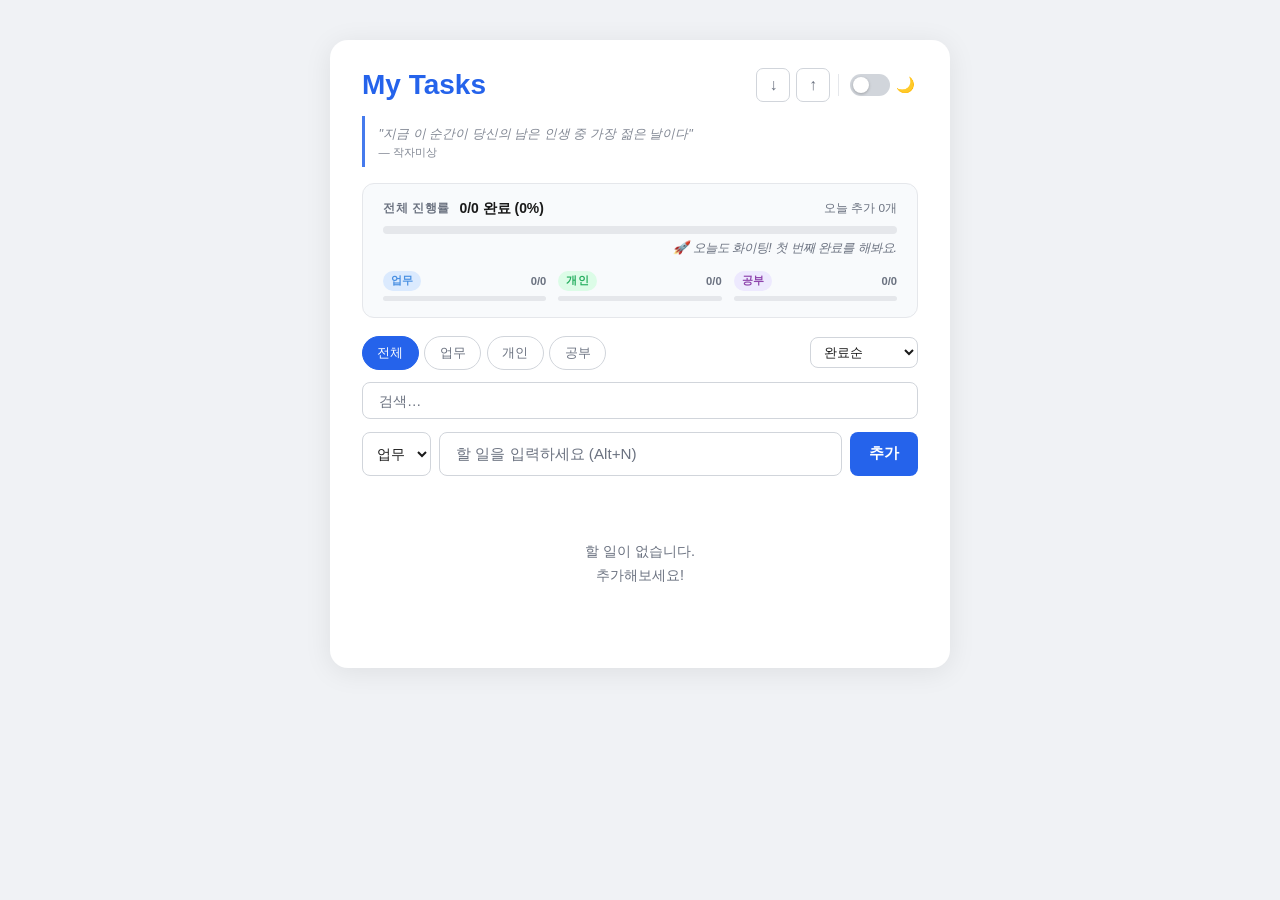
<file: index.html>
<!DOCTYPE html>
<html lang="ko">
<head>
  <meta charset="UTF-8" />
  <meta name="viewport" content="width=device-width, initial-scale=1.0" />
  <meta name="description" content="개인 할 일 관리 앱 — My Tasks" />
  <title>My Tasks</title>
  <link rel="stylesheet" href="style.css" />
</head>
<body>
  <div class="card" id="app">

    <!-- ── 헤더: 제목 / 남은 배지 / 도구 ── -->
    <div class="header-row">
      <div class="title-group">
        <h1 class="title">My Tasks</h1>
        <span id="remaining-badge" class="remaining-badge" aria-label="남은 할 일 수" hidden>0</span>
      </div>
      <div class="header-tools">
        <button id="export-btn" class="icon-btn" title="JSON으로 내보내기" aria-label="데이터 내보내기">↓</button>
        <button id="import-btn" class="icon-btn" title="JSON에서 가져오기" aria-label="데이터 가져오기">↑</button>
        <!-- 실제 파일 선택은 JS에서 import-btn 클릭 시 트리거 -->
        <input type="file" id="import-file" accept=".json" hidden aria-hidden="true" tabindex="-1" />
        <span class="v-divider" aria-hidden="true"></span>
        <button id="theme-btn" class="theme-btn" title="다크 모드 (Alt+D)" aria-label="테마 전환">
          <span class="toggle-track" aria-hidden="true"><span class="toggle-thumb"></span></span>
          <span id="theme-icon" class="theme-icon" aria-hidden="true">🌙</span>
        </button>
      </div>
    </div>

    <!-- ── 오늘의 격언 (JS에서 동적 삽입) ── -->
    <blockquote id="quote-bar" class="quote-bar" aria-label="오늘의 격언">
      <p id="quote-text" class="quote-text"></p>
      <footer id="quote-author" class="quote-author"></footer>
    </blockquote>

    <!-- ── 진행률 대시보드 ── -->
    <section id="dashboard" class="dashboard" aria-labelledby="dash-heading">
      <div class="dash-overview">
        <div class="dash-row">
          <span id="dash-heading" class="dash-label">전체 진행률</span>
          <span id="dash-summary" class="dash-summary">0/0 완료 (0%)</span>
          <span id="dash-today"   class="dash-today">오늘 추가 0개</span>
        </div>
        <div id="dash-bar-track" class="dash-bar-track"
             role="progressbar" aria-valuemin="0" aria-valuemax="100"
             aria-valuenow="0" aria-label="전체 완료율">
          <div id="dash-bar" class="dash-bar"></div>
        </div>
        <!-- 완료율에 따른 응원 메시지 -->
        <p id="encouragement" class="encouragement" aria-live="polite"></p>
      </div>
      <div id="dash-cats" class="dash-cats" aria-label="카테고리별 진행률"></div>
    </section>

    <!-- ── 필터(Alt+1~4) + 정렬 드롭다운 ── -->
    <div class="toolbar" role="toolbar" aria-label="필터 및 정렬">
      <div id="filter-bar" class="filter-bar" role="group" aria-label="카테고리 필터">
        <button class="filter-btn active" data-filter="전체" aria-pressed="true">전체</button>
        <button class="filter-btn" data-filter="업무"  aria-pressed="false">업무</button>
        <button class="filter-btn" data-filter="개인"  aria-pressed="false">개인</button>
        <button class="filter-btn" data-filter="공부"  aria-pressed="false">공부</button>
      </div>
      <label class="sort-label">
        <span class="sr-only">정렬 기준</span>
        <select id="sort-select" class="sort-select" aria-label="정렬 기준">
          <option value="status">완료순</option>
          <option value="newest">최신순</option>
          <option value="oldest">오래된순</option>
          <option value="category">카테고리순</option>
          <option value="manual">⠿ 수동 정렬</option>
        </select>
      </label>
    </div>

    <!-- ── 실시간 검색 ── -->
    <div class="search-row">
      <input id="search-input" class="search-input" type="search"
             placeholder="검색…" aria-label="할 일 검색" autocomplete="off" />
    </div>

    <!-- ── 새 할 일 입력 ── -->
    <div class="input-row">
      <div class="category-wrap">
        <select id="category-select" class="category-select" aria-label="카테고리 선택">
          <option value="업무">업무</option>
          <option value="개인">개인</option>
          <option value="공부">공부</option>
        </select>
        <!-- 키워드 자동 분류 시 표시되는 인디케이터 -->
        <span id="auto-cat-indicator" class="auto-cat-indicator" hidden aria-hidden="true">자동 분류</span>
      </div>
      <input id="todo-input" class="todo-input" type="text"
             placeholder="할 일을 입력하세요 (Alt+N)" maxlength="200"
             aria-label="새 할 일 내용" autocomplete="off" />
      <button id="add-btn" class="add-btn" aria-label="할 일 추가">추가</button>
    </div>

    <!-- ── 할 일 목록 ── -->
    <ul id="todo-list" class="todo-list" aria-label="할 일 목록"></ul>

    <!-- ── 하단: 완료 항목 일괄 삭제 ── -->
    <div id="list-footer" class="list-footer" hidden>
      <button id="clear-btn" class="clear-btn" aria-label="완료된 모든 항목 삭제">
        완료된 항목 모두 삭제
      </button>
    </div>

  </div><!-- /.card -->

  <!-- ── 범용 확인 모달 (버튼은 JS에서 동적 생성) ── -->
  <div id="confirm-modal" class="modal-overlay"
       role="dialog" aria-modal="true" aria-labelledby="modal-msg" hidden>
    <div class="modal">
      <p id="modal-msg" class="modal-msg"></p>
      <div id="modal-actions" class="modal-actions"></div>
    </div>
  </div>

  <!-- ── 토스트 (실행 피드백 + Undo 버튼 포함 가능) ── -->
  <div id="toast" class="toast" role="status" aria-live="polite" aria-atomic="true"></div>

  <!-- ── 스크린리더 전용 즉시 공지 ── -->
  <div id="sr-live" class="sr-only" role="alert" aria-live="assertive" aria-atomic="true"></div>

  <script src="script.js"></script>
</body>
</html>
</file>
<file: style.css>
/* ═══════════════════════════════════════════════════
   CSS 커스텀 프로퍼티 — 라이트 / 다크 모드 모든 색상
═══════════════════════════════════════════════════ */
:root {
  --bg:            #f0f2f5;
  --card-bg:       #ffffff;
  --text:          #1a1a1a;
  --text-muted:    #6b7280;
  --border:        #e5e7eb;
  --border-mid:    #d1d5db;
  --input-bg:      #ffffff;
  --dash-bg:       #f8fafc;
  --item-hover:    #f8fafc;
  --item-border:   #e5e7eb;
  --edit-bg:       #eff6ff;
  --edit-border:   #2563eb;
  --shadow:        rgba(0,0,0,.08);
  --accent:        #2563eb;
  --accent-hover:  #1d4ed8;
  --danger:        #ef4444;
  --warn:          #f59e0b;
}

body.dark {
  --bg:            #1A1A1A;
  --card-bg:       #2D2D2D;
  --text:          #E0E0E0;
  --text-muted:    #9ca3af;
  --border:        #404040;
  --border-mid:    #555555;
  --input-bg:      #3a3a3a;
  --dash-bg:       #252525;
  --item-hover:    #383838;
  --item-border:   #404040;
  --edit-bg:       #1a2e4a;
  --edit-border:   #60a5fa;
  --shadow:        rgba(0,0,0,.35);
  --accent:        #3b82f6;
  --accent-hover:  #2563eb;
  --danger:        #f87171;
  --warn:          #fbbf24;
}

/* ═══════════════════════════════════════════════════
   베이스
═══════════════════════════════════════════════════ */
/* hidden 속성이 display: flex/grid 등에 묻히지 않도록 강제 */
[hidden] { display: none !important; }

*, *::before, *::after { box-sizing: border-box; margin: 0; padding: 0; }

body {
  min-height: 100vh;
  display: flex;
  align-items: flex-start;
  justify-content: center;
  padding: 2.5rem 1rem 6rem;
  background-color: var(--bg);
  font-family: -apple-system, BlinkMacSystemFont, "Segoe UI", sans-serif;
  color: var(--text);
  transition: background-color 0.3s ease, color 0.3s ease;
}

/* ── 스크린리더 전용 ── */
.sr-only {
  position: absolute;
  width: 1px; height: 1px;
  padding: 0; margin: -1px;
  overflow: hidden;
  clip: rect(0,0,0,0);
  white-space: nowrap;
  border: 0;
}

/* ── 카드 ── */
.card {
  width: 100%;
  max-width: 620px;
  background-color: var(--card-bg);
  border-radius: 18px;
  box-shadow: 0 4px 28px var(--shadow);
  padding: 1.75rem 2rem;
  transition: background-color 0.3s ease, box-shadow 0.3s ease;
}

/* ═══════════════════════════════════════════════════
   헤더
═══════════════════════════════════════════════════ */
.header-row {
  display: flex;
  align-items: center;
  justify-content: space-between;
  gap: 0.75rem;
  margin-bottom: 0.9rem;
}

.title-group {
  display: flex;
  align-items: center;
  gap: 0.6rem;
  min-width: 0;
}

.title {
  font-size: 1.75rem;
  font-weight: 700;
  color: var(--accent);
  white-space: nowrap;
}

/* 남은 할 일 수 배지 */
.remaining-badge {
  display: inline-flex;
  align-items: center;
  justify-content: center;
  background: var(--danger);
  color: #fff;
  font-size: 0.68rem;
  font-weight: 700;
  min-width: 20px;
  height: 20px;
  padding: 0 0.4rem;
  border-radius: 999px;
  flex-shrink: 0;
  transition: transform 0.2s;
}
.remaining-badge.bump { animation: badgeBump 0.25s ease; }
@keyframes badgeBump {
  0%, 100% { transform: scale(1); }
  50%       { transform: scale(1.3); }
}

/* 헤더 우측 도구 그룹 */
.header-tools {
  display: flex;
  align-items: center;
  gap: 0.35rem;
  flex-shrink: 0;
}

.v-divider {
  width: 1px;
  height: 22px;
  background-color: var(--border);
  margin: 0 0.15rem;
}

/* 내보내기 / 가져오기 아이콘 버튼 */
.icon-btn {
  display: flex;
  align-items: center;
  justify-content: center;
  width: 34px;
  height: 34px;
  background: none;
  border: 1.5px solid var(--border-mid);
  border-radius: 7px;
  font-size: 1rem;
  font-weight: 700;
  color: var(--text-muted);
  cursor: pointer;
  transition: color 0.15s, border-color 0.15s, background-color 0.15s;
}
.icon-btn:hover {
  color: var(--accent);
  border-color: var(--accent);
  background-color: var(--edit-bg);
}

/* 다크 모드 토글 스위치 */
.theme-btn {
  display: flex;
  align-items: center;
  gap: 0.35rem;
  background: none;
  border: none;
  cursor: pointer;
  padding: 0.2rem;
  border-radius: 8px;
  flex-shrink: 0;
  transition: opacity 0.15s;
}
.theme-btn:hover { opacity: 0.75; }

.toggle-track {
  width: 40px; height: 22px;
  background-color: var(--border-mid);
  border-radius: 999px;
  position: relative;
  transition: background-color 0.25s;
  flex-shrink: 0;
}
body.dark .toggle-track { background-color: var(--accent); }

.toggle-thumb {
  position: absolute;
  top: 3px; left: 3px;
  width: 16px; height: 16px;
  background: #fff;
  border-radius: 50%;
  transition: transform 0.25s ease;
  box-shadow: 0 1px 3px rgba(0,0,0,.25);
}
body.dark .toggle-thumb { transform: translateX(18px); }

.theme-icon { font-size: 0.95rem; line-height: 1; }

/* ═══════════════════════════════════════════════════
   오늘의 격언
═══════════════════════════════════════════════════ */
.quote-bar {
  border-left: 3px solid var(--accent);
  padding: 0.45rem 0.85rem;
  margin-bottom: 1rem;
  opacity: 0.85;
}
.quote-text {
  font-size: 0.8rem;
  font-style: italic;
  color: var(--text-muted);
  line-height: 1.5;
}
.quote-author {
  font-size: 0.7rem;
  color: var(--text-muted);
  margin-top: 0.15rem;
}
.quote-author::before { content: '— '; }

/* ═══════════════════════════════════════════════════
   대시보드
═══════════════════════════════════════════════════ */
.dashboard {
  background-color: var(--dash-bg);
  border: 1px solid var(--border);
  border-radius: 12px;
  padding: 1rem 1.25rem;
  margin-bottom: 1.1rem;
  transition: background-color 0.3s ease, border-color 0.3s ease;
}
.dash-overview { margin-bottom: 0.85rem; }

.dash-row {
  display: flex;
  align-items: center;
  gap: 0.6rem;
  margin-bottom: 0.45rem;
}

.dash-label {
  font-size: 0.74rem;
  font-weight: 600;
  color: var(--text-muted);
  text-transform: uppercase;
  letter-spacing: 0.05em;
  flex-shrink: 0;
}
.dash-summary { font-size: 0.87rem; font-weight: 700; color: var(--text); }
.dash-today   { margin-left: auto; font-size: 0.74rem; color: var(--text-muted); flex-shrink: 0; }

.dash-bar-track {
  height: 8px;
  background-color: var(--border);
  border-radius: 999px;
  overflow: hidden;
  transition: background-color 0.3s ease;
}
.dash-bar {
  height: 100%;
  width: 0%;
  background: linear-gradient(90deg, var(--accent), #60a5fa);
  border-radius: 999px;
  transition: width 0.5s cubic-bezier(.4,0,.2,1);
}

/* 응원 메시지 */
.encouragement {
  font-size: 0.78rem;
  color: var(--text-muted);
  font-style: italic;
  text-align: right;
  margin-top: 0.4rem;
  min-height: 1.1em;
  transition: opacity 0.3s;
}

/* 카테고리 미니 통계 */
.dash-cats   { display: flex; gap: 0.75rem; }
.dash-cat    { flex: 1; }
.dash-cat-header {
  display: flex; justify-content: space-between; align-items: center;
  margin-bottom: 0.3rem;
}
.dash-cat-count { font-size: 0.7rem; font-weight: 600; color: var(--text-muted); }
.dash-cat-bar-track {
  height: 5px;
  background-color: var(--border);
  border-radius: 999px;
  overflow: hidden;
  transition: background-color 0.3s ease;
}
.dash-cat-bar { height: 100%; width: 0%; border-radius: 999px; transition: width 0.5s cubic-bezier(.4,0,.2,1); }
.cat-bar-업무 { background: #4A90E2; }
.cat-bar-개인 { background: #27AE60; }
.cat-bar-공부 { background: #8E44AD; }

/* ═══════════════════════════════════════════════════
   필터 + 정렬 툴바
═══════════════════════════════════════════════════ */
.toolbar {
  display: flex;
  align-items: center;
  justify-content: space-between;
  gap: 0.5rem;
  margin-bottom: 0.8rem;
  flex-wrap: wrap;
}
.filter-bar  { display: flex; gap: 0.35rem; flex-wrap: wrap; flex: 1; }

.filter-btn {
  padding: 0.38rem 0.9rem;
  border: 1.5px solid var(--border-mid);
  border-radius: 999px;
  background-color: var(--card-bg);
  font-size: 0.83rem;
  font-weight: 500;
  color: var(--text-muted);
  cursor: pointer;
  min-height: 34px;
  transition: background-color 0.15s, border-color 0.15s, color 0.15s;
}
.filter-btn:hover  { border-color: #4A90E2; color: #4A90E2; }
.filter-btn.active { background-color: var(--accent); border-color: var(--accent); color: #fff; }

.sort-label { display: flex; align-items: center; flex-shrink: 0; }
.sort-select {
  padding: 0.38rem 0.6rem;
  border: 1.5px solid var(--border-mid);
  border-radius: 8px;
  font-size: 0.82rem;
  color: var(--text);
  background-color: var(--input-bg);
  cursor: pointer;
  outline: none;
  transition: border-color 0.2s, background-color 0.3s;
}
.sort-select:focus { border-color: var(--accent); }

/* ═══════════════════════════════════════════════════
   검색
═══════════════════════════════════════════════════ */
.search-row { margin-bottom: 0.8rem; }
.search-input {
  width: 100%;
  padding: 0.58rem 1rem;
  border: 1.5px solid var(--border-mid);
  border-radius: 8px;
  font-size: 0.9rem;
  background-color: var(--input-bg);
  color: var(--text);
  outline: none;
  transition: border-color 0.2s, background-color 0.3s;
}
.search-input:focus { border-color: var(--accent); }
.search-input::placeholder { color: var(--text-muted); }

/* ═══════════════════════════════════════════════════
   입력 행
═══════════════════════════════════════════════════ */
.input-row {
  display: flex;
  gap: 0.5rem;
  margin-bottom: 1.45rem; /* 자동 분류 인디케이터 공간 확보 */
}

/* 카테고리 select + 자동 분류 인디케이터 래퍼 */
.category-wrap {
  position: relative;
  flex-shrink: 0;
}

/* 키워드 자동 분류 시 select 아래 표시되는 레이블 */
.auto-cat-indicator {
  position: absolute;
  top: calc(100% + 3px);
  left: 50%;
  transform: translateX(-50%);
  font-size: 0.6rem;
  font-weight: 700;
  letter-spacing: 0.03em;
  white-space: nowrap;
  color: var(--accent);
  background: var(--edit-bg);
  border: 1px solid var(--accent);
  border-radius: 999px;
  padding: 1px 6px;
  animation: fadeInUp 0.15s ease;
}
@keyframes fadeInUp {
  from { opacity: 0; transform: translateX(-50%) translateY(4px); }
  to   { opacity: 1; transform: translateX(-50%) translateY(0); }
}

.category-select {
  padding: 0.62rem 0.6rem;
  border: 1.5px solid var(--border-mid);
  border-radius: 8px;
  font-size: 0.88rem;
  color: var(--text);
  background-color: var(--input-bg);
  cursor: pointer;
  outline: none;
  flex-shrink: 0;
  min-height: 44px;
  transition: border-color 0.2s, background-color 0.3s;
}
.category-select:focus { border-color: var(--accent); }

.todo-input {
  flex: 1;
  padding: 0.62rem 1rem;
  border: 1.5px solid var(--border-mid);
  border-radius: 8px;
  font-size: 0.95rem;
  background-color: var(--input-bg);
  color: var(--text);
  outline: none;
  min-width: 0;
  min-height: 44px;
  transition: border-color 0.2s, background-color 0.3s;
}
.todo-input:focus  { border-color: var(--accent); }
.todo-input::placeholder { color: var(--text-muted); }

/* 중복 경고 상태 */
.todo-input.input-warn {
  border-color: var(--warn);
  background-color: #fefce8;
  animation: warnShake 0.35s ease;
}
body.dark .todo-input.input-warn { background-color: #451a03; }
@keyframes warnShake {
  0%, 100% { transform: translateX(0); }
  25%       { transform: translateX(-4px); }
  75%       { transform: translateX(4px); }
}

.add-btn {
  padding: 0.62rem 1.2rem;
  background-color: var(--accent);
  color: #fff;
  border: none;
  border-radius: 8px;
  font-size: 0.95rem;
  font-weight: 600;
  cursor: pointer;
  flex-shrink: 0;
  min-height: 44px;
  transition: background-color 0.2s, transform 0.1s;
}
.add-btn:hover  { background-color: var(--accent-hover); }
.add-btn:active { transform: scale(0.97); }

/* ═══════════════════════════════════════════════════
   할 일 목록
═══════════════════════════════════════════════════ */
.todo-list {
  list-style: none;
  display: flex;
  flex-direction: column;
  gap: 0.45rem;
  margin-bottom: 0.75rem;
}

/* ── 항목 ── */
.todo-item {
  display: flex;
  align-items: center;
  gap: 0.65rem;
  padding: 0.7rem 0.9rem;
  border: 1.5px solid var(--item-border);
  border-radius: 10px;
  transition: background-color 0.15s, border-color 0.15s, opacity 0.25s;
  position: relative; /* 드래그 drop indicator 기준 */
}
.todo-item:hover  { background-color: var(--item-hover); border-color: var(--border-mid); }
.todo-item.completed { opacity: 0.55; }

/* 체크박스 */
.todo-item input[type="checkbox"] {
  width: 17px; height: 17px;
  accent-color: var(--accent);
  cursor: pointer;
  flex-shrink: 0;
}

/* ── 드래그 핸들 (수동 정렬 모드에서만 표시) ── */
.drag-handle {
  display: none; /* is-manual 클래스로 제어 */
  color: var(--text-muted);
  font-size: 1rem;
  cursor: grab;
  user-select: none;
  padding: 0 0.1rem;
  flex-shrink: 0;
  opacity: 0.55;
  line-height: 1;
  transition: opacity 0.15s;
}
.drag-handle:hover  { opacity: 1; }
.drag-handle:active { cursor: grabbing; }
.todo-list.is-manual .drag-handle { display: block; }

/* 드래그 시각 피드백 */
.todo-item.dragging        { opacity: 0.3; cursor: grabbing; }
.todo-item.drag-over-top   { border-top: 2.5px solid var(--accent); }
.todo-item.drag-over-bottom { border-bottom: 2.5px solid var(--accent); }

/* ── 카테고리 태그 ── */
.category-tag {
  font-size: 0.7rem;
  font-weight: 600;
  padding: 0.18rem 0.5rem;
  border-radius: 999px;
  flex-shrink: 0;
  letter-spacing: 0.02em;
}
.tag-업무 { background: #dbeafe; color: #4A90E2; }
.tag-개인 { background: #dcfce7; color: #27AE60; }
.tag-공부 { background: #ede9fe; color: #8E44AD; }
body.dark .tag-업무 { background: #1e3a5f; color: #60a5fa; }
body.dark .tag-개인 { background: #14532d; color: #4ade80; }
body.dark .tag-공부 { background: #3b1d5e; color: #c084fc; }

/* ── 텍스트 + 시간 블록 ── */
.todo-body { flex: 1; display: flex; flex-direction: column; gap: 0.12rem; min-width: 0; }

.todo-text {
  font-size: 0.93rem;
  line-height: 1.4;
  white-space: nowrap;
  overflow: hidden;
  text-overflow: ellipsis;
  cursor: text;
  transition: color 0.2s;
}
.todo-item.completed .todo-text { text-decoration: line-through; color: var(--text-muted); }

/* 검색 하이라이트 */
.todo-text mark {
  background: #fef08a;
  color: inherit;
  border-radius: 2px;
  padding: 0 1px;
}
body.dark .todo-text mark { background: #854d0e; }

.todo-time { font-size: 0.73rem; color: var(--text-muted); }

/* ── 삭제 버튼 ── */
.delete-btn {
  display: flex; align-items: center; justify-content: center;
  width: 30px; height: 30px;
  background: none;
  border: none;
  font-size: 1rem;
  color: var(--text-muted);
  cursor: pointer;
  border-radius: 5px;
  flex-shrink: 0;
  transition: color 0.15s, background-color 0.15s;
}
.delete-btn:hover { color: var(--danger); background-color: #fef2f2; }
body.dark .delete-btn:hover { background-color: #450a0a; }

/* ── 인라인 편집 모드 ── */
.todo-item.editing {
  border-color: var(--edit-border);
  background-color: var(--edit-bg);
  flex-wrap: wrap;
}
.edit-select {
  padding: 0.38rem 0.5rem;
  border: 1.5px solid var(--border-mid);
  border-radius: 6px;
  font-size: 0.84rem;
  color: var(--text);
  background-color: var(--input-bg);
  cursor: pointer;
  outline: none;
  flex-shrink: 0;
  transition: border-color 0.2s;
}
.edit-select:focus { border-color: var(--edit-border); }
.edit-input {
  flex: 1;
  padding: 0.38rem 0.7rem;
  border: 1.5px solid var(--edit-border);
  border-radius: 6px;
  font-size: 0.93rem;
  background-color: var(--input-bg);
  color: var(--text);
  outline: none;
  min-width: 0;
}
.edit-input::placeholder { color: var(--text-muted); }
.edit-hint {
  flex-basis: 100%;
  font-size: 0.7rem;
  color: var(--text-muted);
  padding: 0.2rem 0 0 0.15rem;
}

/* 중복 항목 하이라이트 (깜빡임) */
.todo-item.dup-highlight {
  animation: dupPulse 1.6s ease;
}
@keyframes dupPulse {
  0%, 100% { box-shadow: none; }
  30%, 70%  { box-shadow: 0 0 0 3px rgba(245,158,11,.45); border-color: var(--warn); }
}

/* ── 빈 상태 ── */
.empty {
  text-align: center;
  padding: 2.5rem 1rem;
  color: var(--text-muted);
  font-size: 0.9rem;
  line-height: 1.7;
  white-space: pre-line;
}

/* ═══════════════════════════════════════════════════
   하단 — 완료 항목 일괄 삭제
═══════════════════════════════════════════════════ */
.list-footer { display: flex; justify-content: flex-end; padding-top: 0.4rem; }
.clear-btn {
  padding: 0.42rem 1rem;
  background: none;
  border: 1.5px solid var(--danger);
  border-radius: 8px;
  font-size: 0.8rem;
  font-weight: 500;
  color: var(--danger);
  cursor: pointer;
  transition: background-color 0.15s, color 0.15s;
}
.clear-btn:hover { background-color: var(--danger); color: #fff; }

/* ═══════════════════════════════════════════════════
   확인 모달
═══════════════════════════════════════════════════ */
.modal-overlay {
  position: fixed; inset: 0;
  background: rgba(0,0,0,.48);
  display: flex; align-items: center; justify-content: center;
  z-index: 100;
  animation: fadeOverlay 0.15s ease;
}
@keyframes fadeOverlay { from { opacity: 0; } to { opacity: 1; } }

.modal {
  background-color: var(--card-bg);
  color: var(--text);
  border-radius: 14px;
  padding: 1.5rem 1.75rem;
  width: min(380px, calc(100vw - 2rem));
  box-shadow: 0 8px 36px rgba(0,0,0,.22);
  animation: popModal 0.18s ease;
}
@keyframes popModal {
  from { opacity: 0; transform: scale(0.92) translateY(10px); }
  to   { opacity: 1; transform: scale(1) translateY(0); }
}

.modal-msg { font-size: 0.94rem; font-weight: 500; line-height: 1.55; margin-bottom: 1.2rem; }

.modal-actions { display: flex; gap: 0.5rem; justify-content: flex-end; flex-wrap: wrap; }

.modal-btn {
  padding: 0.52rem 1.1rem;
  border-radius: 8px;
  font-size: 0.86rem;
  font-weight: 600;
  cursor: pointer;
  border: none;
  min-height: 40px;
  transition: opacity 0.15s, transform 0.1s;
}
.modal-btn:active { transform: scale(0.97); }

.modal-btn--cancel   { background-color: var(--border); color: var(--text); }
.modal-btn--cancel:hover { opacity: 0.8; }
.modal-btn--ok       { background-color: var(--danger); color: #fff; }
.modal-btn--ok:hover { background-color: #dc2626; }
.modal-btn--safe     { background-color: var(--accent); color: #fff; }
.modal-btn--safe:hover { background-color: var(--accent-hover); }
.modal-btn--neutral  { background-color: var(--input-bg); color: var(--text); border: 1.5px solid var(--border-mid); }
.modal-btn--neutral:hover { background-color: var(--item-hover); }

/* ═══════════════════════════════════════════════════
   토스트 알림 (+ Undo 버튼 포함 가능)
═══════════════════════════════════════════════════ */
.toast {
  position: fixed;
  bottom: 1.75rem;
  left: 50%;
  transform: translateX(-50%) translateY(14px);
  background: #1a1a1a;
  color: #fff;
  padding: 0.55rem 1.1rem;
  border-radius: 999px;
  font-size: 0.875rem;
  font-weight: 500;
  opacity: 0;
  pointer-events: none;
  z-index: 200;
  white-space: nowrap;
  display: flex; align-items: center; gap: 0.5rem;
  transition: opacity 0.22s ease, transform 0.22s ease;
  max-width: calc(100vw - 2rem);
}
body.dark .toast { background: #e5e7eb; color: #1a1a1a; }
.toast.show { opacity: 1; transform: translateX(-50%) translateY(0); pointer-events: auto; }

.toast-undo {
  padding: 0.18rem 0.6rem;
  background: rgba(255,255,255,.18);
  border: 1px solid rgba(255,255,255,.35);
  border-radius: 5px;
  color: inherit;
  font-size: 0.78rem;
  font-weight: 700;
  cursor: pointer;
  flex-shrink: 0;
  transition: background 0.15s;
}
.toast-undo:hover { background: rgba(255,255,255,.3); }
body.dark .toast .toast-undo { background: rgba(0,0,0,.12); border-color: rgba(0,0,0,.25); }

/* ═══════════════════════════════════════════════════
   애니메이션 — 추가 / 삭제 / 완료 토글
═══════════════════════════════════════════════════ */
@keyframes slideIn {
  from { opacity: 0; transform: translateY(-9px); }
  to   { opacity: 1; transform: translateY(0); }
}
@keyframes slideOut {
  from { opacity: 1; transform: translateX(0); }
  to   { opacity: 0; transform: translateX(30px); }
}
@keyframes togglePulse {
  0%, 100% { transform: scale(1); }
  45%       { transform: scale(0.972); }
}

.todo-item.entering { animation: slideIn 0.22s ease-out; }
.todo-item.leaving  { animation: slideOut 0.2s ease-in forwards; pointer-events: none; }
.todo-item.toggling { animation: togglePulse 0.28s ease-out; }

/* ═══════════════════════════════════════════════════
   반응형 — 모바일 (≤480px)
═══════════════════════════════════════════════════ */
@media (max-width: 480px) {
  body { padding: 0; align-items: stretch; }
  .card { border-radius: 0; min-height: 100dvh; padding: 1.2rem 1rem 6rem; }
  .title { font-size: 1.4rem; }

  /* 입력행: 카테고리+입력 한줄, 추가 버튼 아래 전체 폭 */
  .input-row { flex-wrap: wrap; }
  .todo-input { flex-basis: 0; min-width: 80px; }
  .add-btn    { flex: 0 0 100%; order: 1; }

  /* 대시보드 카테고리 2열 */
  .dash-cats { flex-wrap: wrap; }
  .dash-cat  { flex: 0 0 calc(50% - 0.375rem); }

  /* 필터 + 정렬 세로 배치 */
  .toolbar { flex-direction: column; align-items: stretch; }
  .filter-bar { order: 2; }
  .sort-label { order: 1; }
  .sort-select { width: 100%; }

  .icon-btn    { width: 38px; height: 38px; }
  .delete-btn  { width: 38px; height: 38px; }
  .filter-btn  { min-height: 38px; padding: 0.35rem 0.8rem; }
  .filter-btn  { font-size: 0.8rem; }

  /* 토스트 하단 여백 확보 */
  .toast { bottom: 1.2rem; }

  /* 터치 기기에서 드래그 핸들 숨김 */
  .todo-list.is-manual .drag-handle { display: none; }
}
</file>
